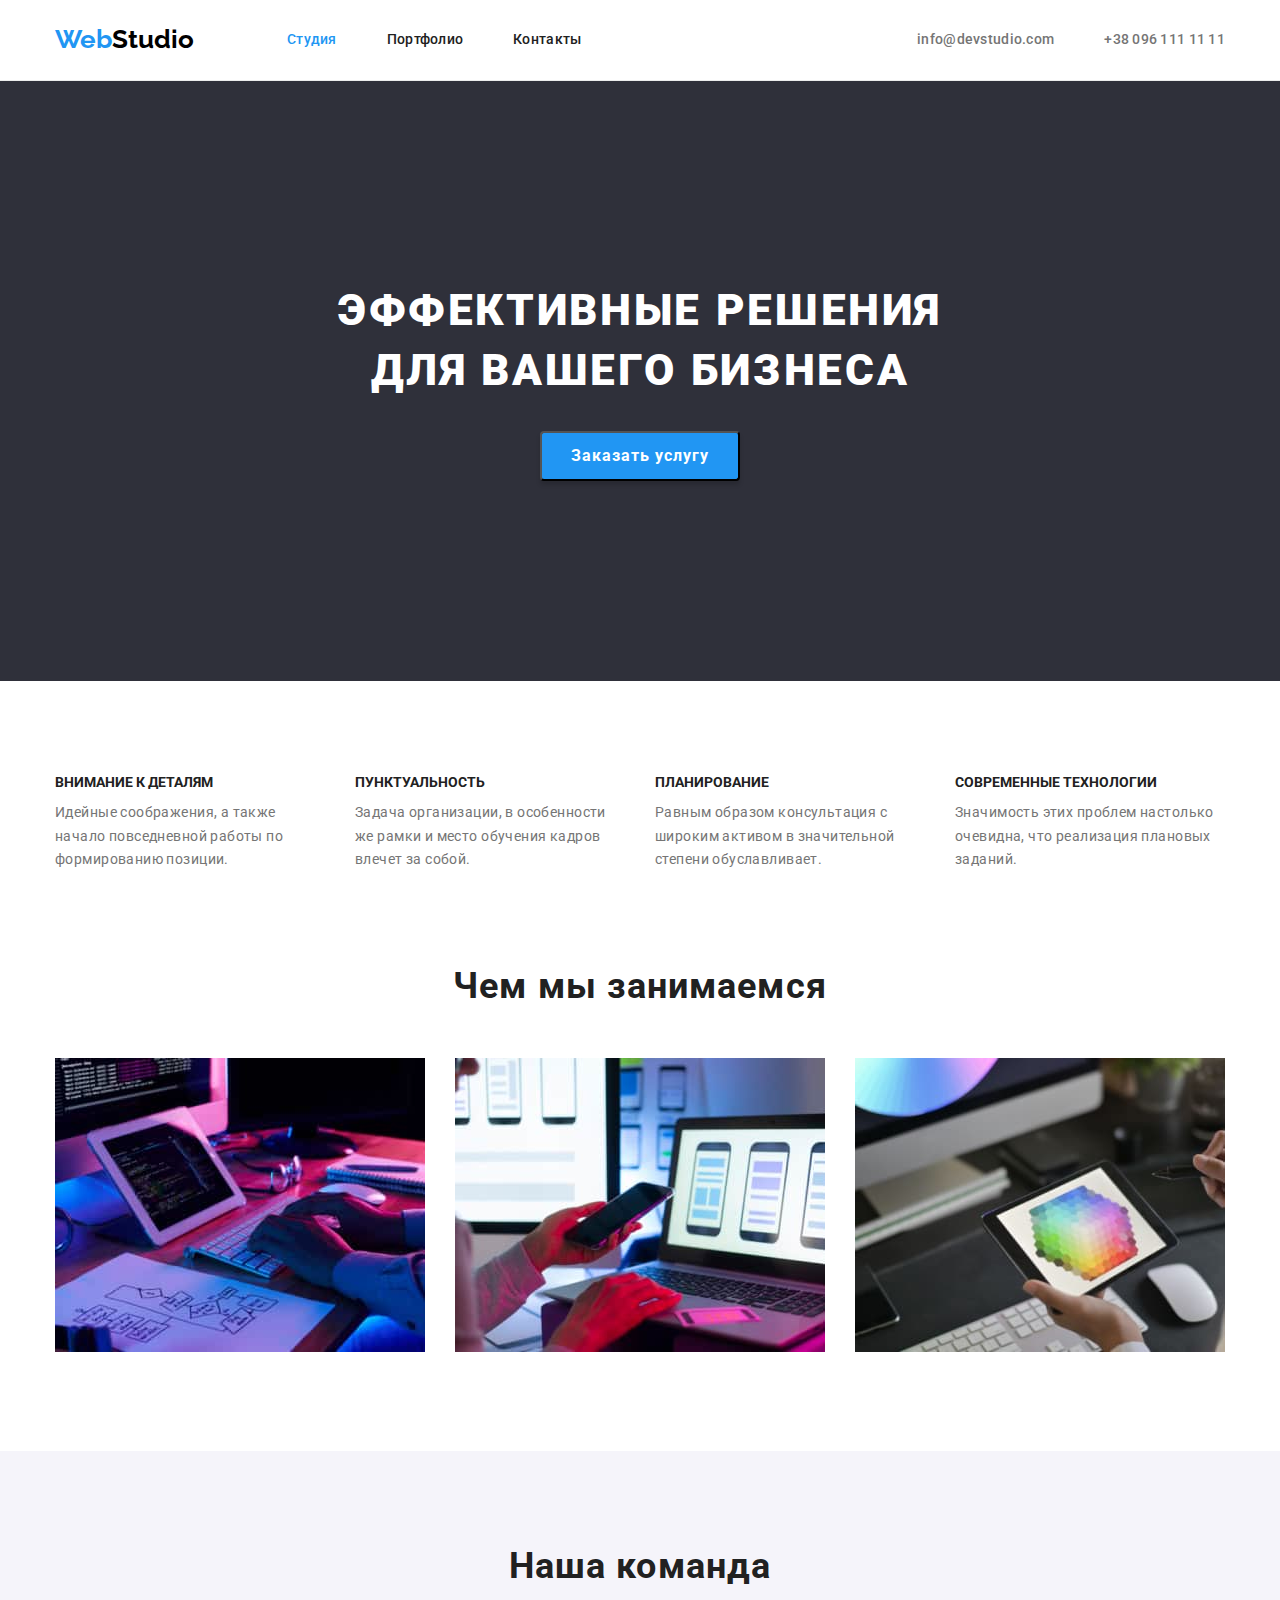
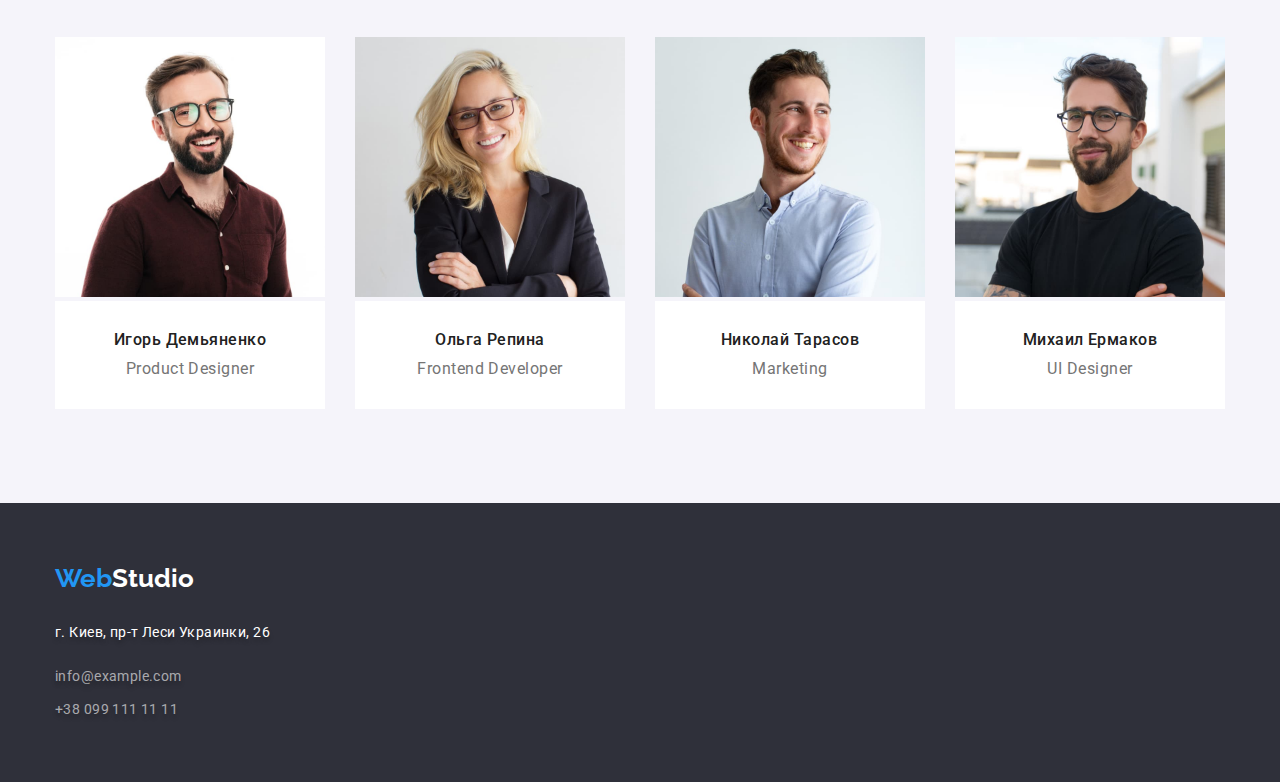
<file: index.html>
<!DOCTYPE html>
<html lang="en">

<head>
    <meta charset="UTF-8">
    <meta http-equiv="X-UA-Compatible" content="IE=edge">
    <meta name="viewport" content="width=device-width, initial-scale=1.0">
    <title>Document</title>
    <link rel="stylesheet" href="https://cdnjs.cloudflare.com/ajax/libs/modern-normalize/1.1.0/modern-normalize.min.css" 
    rel="stylesheet" />
    <link href="https://fonts.googleapis.com/css2?family=Raleway:wght@700&family=Roboto:wght@400;500;700;900&display=swap"
        rel="stylesheet" />
    <link rel="stylesheet" href="./css/styles.css" />
</head>

<body>
    
    <header class="header">
        <div class="container navigation">
        
    <nav class="nav">
             <a class="fst-part-logo logo" href="./index.html">Web<span class="sd-part-logo-hdr">Studio</span>
             </a>
    
            <ul class="site-nav list">
                <li class="items"> <a class="current link">Студия</a></li>
                <li class="items"> <a href="./portfolio.html" class="link">Портфолио</a></li>
                <li class="items"> <a href="" class="link">Контакты</a></li>
            </ul>
    </nav>
    

        <ul class="contacts list">
            <li class="items"> <a href="mailto:info@devstudio.com" class="link">info@devstudio.com</a>
            </li>
            <li class="items"> <a href="tel:+380961111111" class="link">+38 096 111 11 11</a>
            </li>
        </ul>
</div>
    </header>

 
    <main>
        
         <section class="hero">
            <div class="container">
            <h1 class="hero-header">Эффективные решения для вашего бизнеса</h1>
            <button type="button" class="hero-btn"><span class="hero-btn-words">Заказать услугу</span></button>
            </div>      
        </section>
        <section class="spec">
            <div class="container">
            <h2 class="visual-hidden">Особенности</h2>
            <ul class="list why">
                <li class="spec-li">
                    <h3 class="spec-title">Внимание к деталям</h3>
                    <p class="spec-text">Идейные соображения, а также начало повседневной работы по формированию позиции.</p>
                </li>
                <li class="spec-li">
                    <h3 class="spec-title">Пунктуальность</h3>
                    <p class="spec-text">Задача организации, в особенности же рамки и место обучения кадров влечет за собой.</p>
                </li>
                <li class="spec-li">
                    <h3 class="spec-title">Планирование</h3>
                    <p class="spec-text">Равным образом консультация с широким активом в значительной степени обуславливает.</p>
                </li>
                <li class="spec-li">
                    <h3 class="spec-title">Современные технологии</h3>
                    <p class="spec-text">Значимость этих проблем настолько очевидна, что реализация плановых заданий.</p>
                </li>
            </ul>
        </div>
        </section>
        <section class="projects">
            <div class="container">
            <h2 class="projects-title">Чем мы занимаемся</h2>
            <ul class="list project-list">
            <li class="project-img">
            <img src="./images/boxfirst.jpg" alt="рука на клавиатуре" width="370" />
            </li>
            <li class="project-img">
            <img src="./images/boxsecond.jpg" alt="телефон в руках" width="370" />
            </li>
            <li class="project-img">
            <img src="./images/boxthird.jpg" alt="планшет в руках" width="370" />
            </li>
            </ul>
            </div>
        </section>
        <section class="teamlist">
            <div class="container">
            <h2 class="team">Наша команда</h2>
            <ul class="list team-mem">
                <li>
                      <img src="./images/igor.jpg" alt="Игорь Демьяненко" width="270" />
                    <div class="team-card">
                      <h3 class="team-name">Игорь Демьяненко</h3>
                    <p class="team-pos">Product Designer</p>
                    </div>
                </li>
                <li>
                    <img src="./images/olga.jpg" alt="Ольга Репина" width="270" />
                <div class="team-card">
                    <h3 class="team-name">Ольга Репина</h3>
                    <p class="team-pos">Frontend Developer</p>
                    </div>
                </li>
                <li>
                    <img src="./images/nikolay.jpg" alt="Николай Тарасов" width="270" />
                    <div class="team-card">
                    <h3 class="team-name">Николай Тарасов</h3>
                    <p class="team-pos">Marketing</p>
                    </div>
                </li>
                <li>
                    <img src="./images/mixail.jpg" alt="Михаил Ермаков" width="270" />
                    <div class="team-card">
                    <h3 class="team-name">Михаил Ермаков</h3>
                    <p class="team-pos">UI Designer</p>
                    </div>
                </li>
            </ul>
        </div>
        </section>
</main>

    
<footer class="ftr">
    <div class="container ftr-cont">
      <!-- <div class="nav"> -->
    <a class="fst-part-logo logo" href="/">Web<span class="sd-part-logo-ftr">Studio</span></a>
    <!-- </div> -->
    
    <address class="address list">
        г. Киев, пр-т Леси Украинки, 26
        <ul class="address-ftr list">
            <li>
                <a href="mailto:info@example.com" class="ftr-link">info@example.com</a>
            </li>
            <li>
                <a href="tel:+380991111111">+38 099 111 11 11</a>
            </li>
        </ul>
    </address>
</div>
</footer>

</body>

</html>
</file>
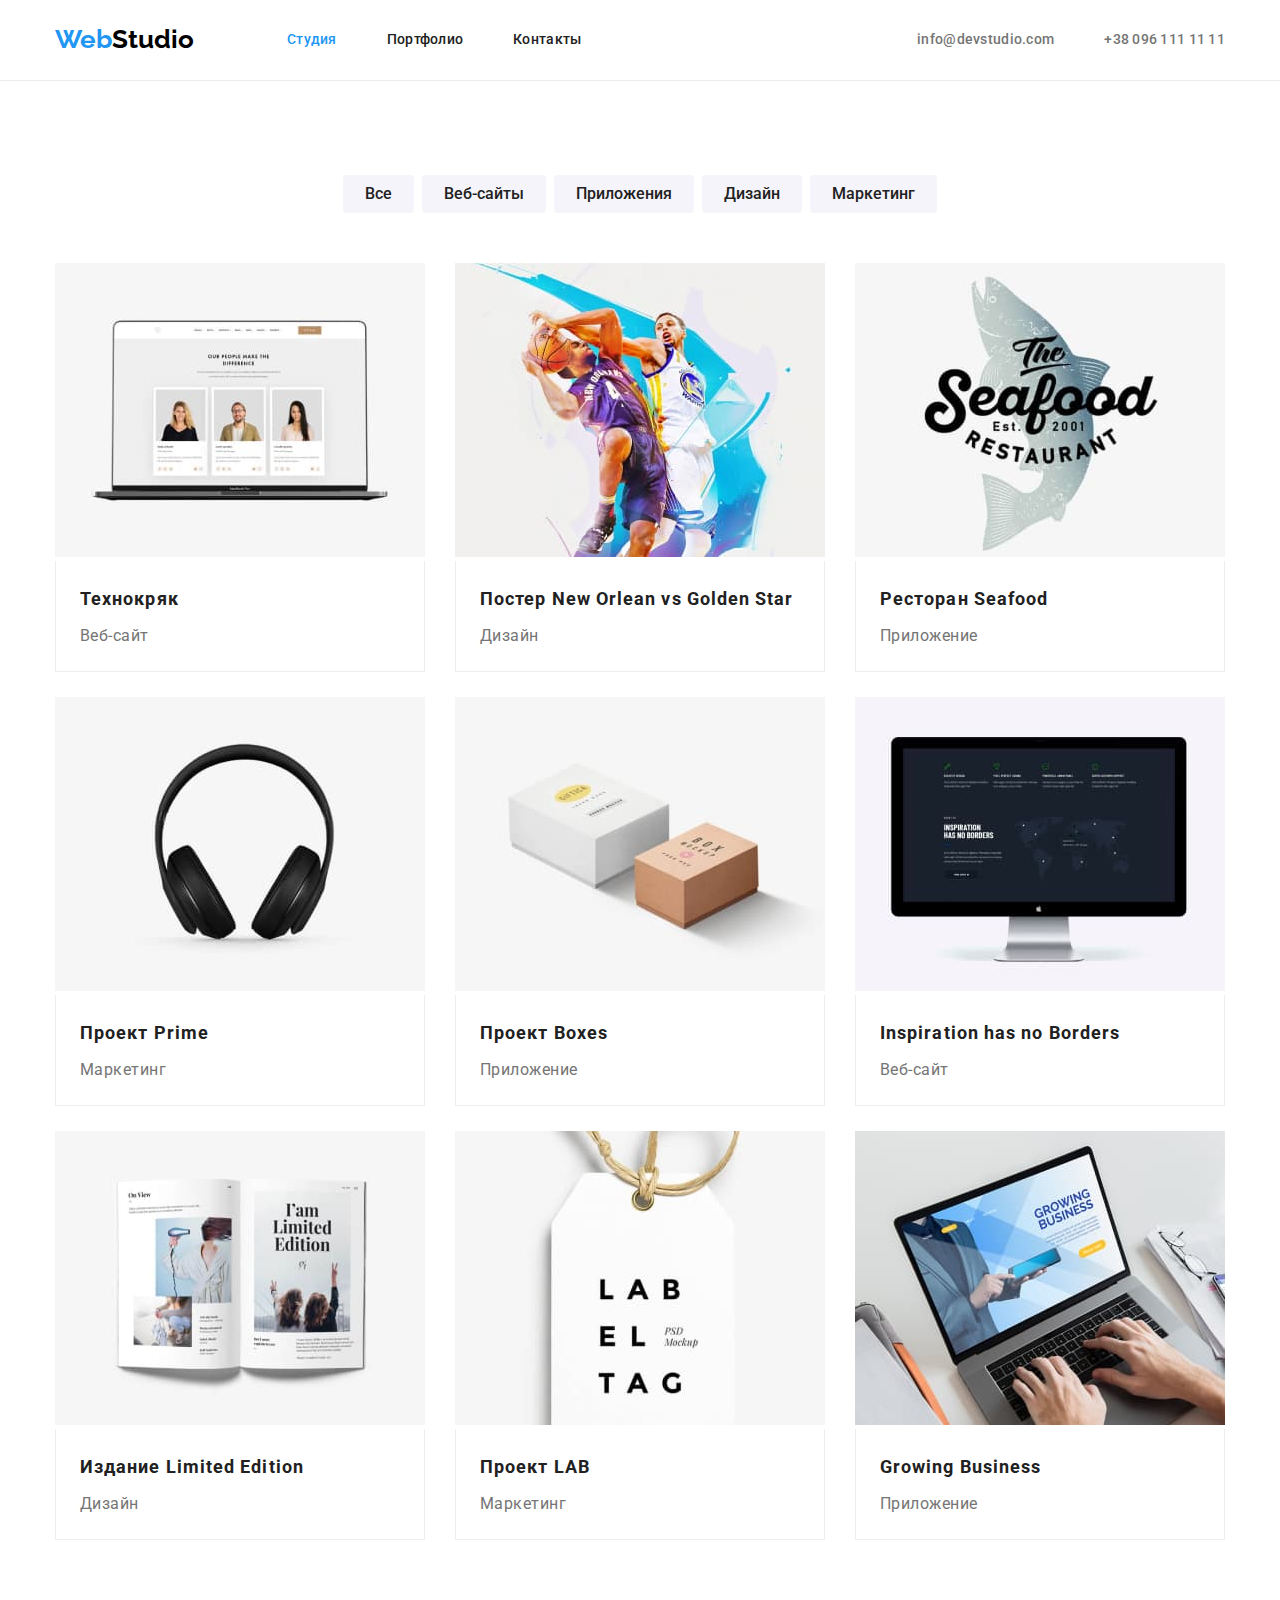
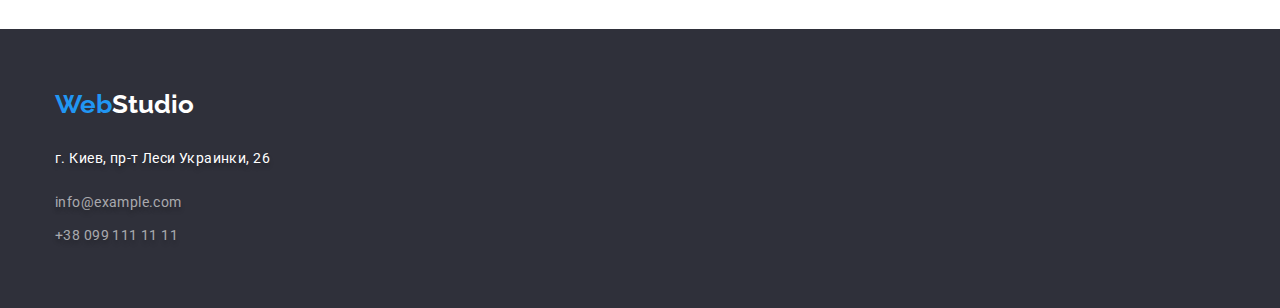
<file: portfolio.html>
<!DOCTYPE html>
<html lang="en">

<head>
    <meta charset="UTF-8">
    <meta http-equiv="X-UA-Compatible" content="IE=edge">
    <meta name="viewport" content="width=device-width, initial-scale=1.0">
    <title>Document</title>
    <link rel="stylesheet" href="https://cdnjs.cloudflare.com/ajax/libs/modern-normalize/1.1.0/modern-normalize.min.css"
        rel="stylesheet" />
    <link
        href="https://fonts.googleapis.com/css2?family=Raleway:wght@700&family=Roboto:wght@400;500;700;900&display=swap"
        rel="stylesheet" />
    <link rel="stylesheet" href="./css/styles.css" />
</head>

<body>

    <header class="header">
        <div class="container navigation">
    
            <nav class="nav">
                <a class="fst-part-logo logo" href="./index.html">Web<span class="sd-part-logo-hdr">Studio</span>
                </a>
    
                <ul class="site-nav list">
                    <li class="items"> <a class="current link">Студия</a></li>
                    <li class="items"> <a href="./portfolio.html" class="link">Портфолио</a></li>
                    <li class="items"> <a href="" class="link">Контакты</a></li>
                </ul>
            </nav>
    
    
            <ul class="contacts list">
                <li class="items"> <a href="mailto:info@devstudio.com" class="link">info@devstudio.com</a>
                </li>
                <li class="items"> <a href="tel:+380961111111" class="link">+38 096 111 11 11</a>
                </li>
            </ul>
        </div>
    </header>
   
<main>

<section class="section-filter">
    <div class="container filter-section">

    <h1 class="visual-hidden">Filter</h1>

    <ul class="portfolio-filter list">

 <li><button type="button">Все</button></li>
 <li><button type="button">Веб-сайты</button></li>
 <li><button type="button">Приложения</button></li>
 <li><button type="button">Дизайн</button></li>
 <li><button type="button">Маркетинг</button></li>

 </ul>

    <ul class="filter-result list">
        
        <li class="result-items">
            <a href="">
            <img src="./images/p-1.jpg" alt="Технокряк" width="370" />
        <div class="result-card">
            <h2 class="card-name">Технокряк</h2>
        <p class="card-disc">Веб-сайт</p>
            </div>
        </a>
    </li>
        
    <li class="result-items">
        <a href="">
            <img src="./images/p-2.jpg" alt="Постер New Orlean vs Golden Star" width="370" />
            <div class="result-card">
            <h2 class="card-name">Постер New Orlean vs Golden Star</h2>
            <p class="card-disc">Дизайн</p>
            </div>
        </a>
        </li>
        <li class="result-items">
            <a href="">
            <img src="./images/p-3.jpg" alt="Ресторан Seafood" width="370" />
            <div class="result-card">
            <h2 class="card-name">Ресторан Seafood</h2>
            <p class="card-disc">Приложение</p>
            </div>
            </a>
        </li>
        <li class="result-items">
            <a href="">
            <img src="./images/p-4.jpg" alt="Проект Prime" width="370" />
            <div class="result-card">
            <h2 class="card-name">Проект Prime</h2>
            <p class="card-disc">Маркетинг</p>
            </div>
            </a>
        </li>
        <li class="result-items">
            <a href="">
            <img src="./images/p-5.jpg" alt="Проект Boxes" width="370" />
            <div class="result-card">
            <h2 class="card-name">Проект Boxes</h2>
            <p class="card-disc">Приложение</p>
            </div>
            </a>
        </li>
        <li class="result-items">
            <a href="">
            <img src="./images/p-6.jpg" alt="Inspiration has no Borders" width="370" />
            <div class="result-card">
            <h2 class="card-name">Inspiration has no Borders</h2>
            <p class="card-disc">Веб-сайт</p>
            </div>
            </a>
        </li>
        <li class="result-items">
            <a href="">
                <img src="./images/p-7.jpg" alt="Издание Limited Edition" width="370" />
            <div class="result-card">
                <h2 class="card-name">Издание Limited Edition</h2>
            <p class="card-disc">Дизайн</p>
            </div>
            </a>
        </li>
        <li class="result-items">
            <a href="">
                <img src="./images/p-8.jpg" alt="Проект LAB" width="370" />
            <div class="result-card">
                <h2 class="card-name">Проект LAB</h2>
            <p class="card-disc">Маркетинг</p>
            </div>
            </a>
        </li>
        <li class="result-items">
            <a href="">
                <img src="./images/p-9.jpg" alt="Growing Business" width="370" />
            <div class="result-card">
                <h2 class="card-name">Growing Business</h2>
            <p class="card-disc">Приложение</p>
            </div>
            </a>
        </li>
    </ul>
    </div>
</section>
</main>
    
    
    <footer class="ftr">
        <div class="container ftr-cont">
            <!-- <div class="nav"> -->
            <a class="fst-part-logo logo" href="/">Web<span class="sd-part-logo-ftr">Studio</span></a>
            <!-- </div> -->
    
            <address class="address list">
                г. Киев, пр-т Леси Украинки, 26
                <ul class="address-ftr list">
                    <li>
                        <a href="mailto:info@example.com" class="ftr-link">info@example.com</a>
                    </li>
                    <li>
                        <a href="tel:+380991111111">+38 099 111 11 11</a>
                    </li>
                </ul>
            </address>
        </div>
    </footer>
    
    </body>
    
    </html>
</file>
<file: css/styles.css>
html {
    box-sizing: border-box;
}

*,
*::before,
*::after {
    box-sizing: inherit;
}

/* main text color rgba(117, 117, 117, 1) */
/* second text color rgba(33, 33, 33, 1) */
/* logo first part and btn rgba(33, 150, 243, 1)*/
/* btn hover color  rgba(24, 140, 232, 1) */
/* logo second part hdr rgba(0, 0, 0, 1)*/
/* logo second part ftr rgba(255, 255, 255, 1)*/
/* main background rgba(255, 255, 255, 1) */
/* second background rgba(245, 244, 250, 1) */
/* ftr and hero background rgba(47, 48, 58, 1) */

.visual-hidden {
    position: absolute;
    width: 1px;
    height: 1px;
    margin: -1px;
    border: 0;
    padding: 0;
    white-space: nowrap;
    clip: rect(0 0 0 0);
    overflow: hidden;
}

p,
h1,
h2,
h3,
ul,
li {
    margin:0px;
    padding: 0px;
}

:root {
    --main-text-color: rgba(117, 117, 117, 1);
    --second-text-color: rgba(33, 33, 33, 1);
    --main-background-color: rgba(255, 255, 255, 1);
    --second-background: rgba(245, 244, 250, 1);
    --logo-first-part-and-btn: rgba(33, 150, 243, 1);
    --portfolio-card-background: rgba(238, 238, 238, 1);
}


body {
    background-color: var(--main-background-color);
    color: var(--main-text-color);
    font-family: Roboto, Raleway, sans-serif;
}


.img {
    display: block;
}


.list {
    list-style: none;

}

.container {
    width: 1200px;
    padding-left: 15px;
    padding-right: 15px;
    margin-left: auto;
    margin-right: auto;
    /* outline: 1px solid tomato; */
}



/* HEAD */

.header {
border-bottom: 1px solid #ECECEC;
}


/* logo */
.fst-part-logo {
    color:#2196F3
}

.sd-part-logo-hdr {
    color:#000000 
}


.logo {
    text-decoration-line: none;
    font-family: Raleway;
    font-weight: 700;
    font-size: 26px;
    line-height: 1.2;
}

.ftr a {
    display: block;
    /* margin-bottom: 20px; */
}

/* site navigation */

.site-nav {
    display: flex;
    align-items: center;
    margin-left: 93px;
}

.site-nav .link {
    display: block;
    padding-top: 32px;
    padding-bottom: 32px;
    color: var(--second-text-color);
    font-weight: 500;
    font-size: 14px;
    line-height: 1.14;
    letter-spacing: 0.02em;
    text-decoration: none;
}



.site-nav .items {
    margin-right: 50px;
}

.site-nav .items:last-child {
    margin-right: 0px;
}

.site-nav .current {
    color: #2196F3;
}


.site-nav a:hover,
.site-nav a:focus
{
    color: #2196F3;
}

.nav {
    display: flex;
    align-items: center;
}
 


/* contacts */

.contacts {
    display: flex;
    align-items: center;
    margin-left: auto;
}

.contacts .link {
    display: block;
    padding-top: 32px;
    padding-bottom: 32px;
    color: var(--main-text-color);
    font-weight: 500;
    font-size: 14px;
    line-height: 1.14;
    letter-spacing: 0.02em;
    text-decoration: none;
}

.contacts a:hover,
.contacts a:focus {
    color: #2196F3;
}

.contacts .items {
    margin-right: 50px;
}

.contacts .items:last-child {
margin-right: 0px;
}


.navigation {
    display: flex;
    align-items: center;
}

/* HERO section */

.hero {
    background-color:rgba(47, 48, 58, 1);
    text-align: center;
    padding-top: 200px;
    padding-bottom: 200px;
}

.hero-header {
    color:rgba(255, 255, 255, 1);
    font-weight: 900;
    font-size: 44px;
    line-height: 1.36;
    max-width: 700px;
    letter-spacing: 0.06em;
    text-transform: uppercase;
    padding-bottom: 0px;
    margin-left: auto;
    margin-right: auto;
}

.hero-btn {
   background-color: rgba(33, 150, 243, 1);
   width: 200px;
   height: 50px;
   margin-top: 30px;
   border-radius: 4px;
   box-shadow: 0px 4px 4px rgba(0, 0, 0, 0.15);
}

.hero-btn:hover {
    background-color:rgba(24, 140, 232, 1) ;
}

.hero-btn-words {
    color: var(--main-background-color);
    font-weight: 700;
    font-size: 16px;
    line-height: 1.87;
    font-style: normal;
    text-align: center;
    letter-spacing: 0.06em;
}

.spec {
padding-top: 94px;
padding-bottom: 94px;
}

.spec-title {
    color: var(--second-text-color);
}

.spec-title {
    font-weight: 700;
    font-size: 14px;
    line-height: 1.14;
    text-transform: uppercase;
    margin-bottom: 10px;

}

.spec-text {
    color: var(--main-text-color);
    width: 270px;
    font-style: normal;
    font-weight: 400;
    font-size: 14px;
    line-height: 1.71;
    letter-spacing: 0.03em;
}

.why {
    display: flex;
    align-items: center;
    margin-top: 0px;
    margin-bottom: 0px;
}

.spec-li {
    margin-right: 30px;
}

.spec-li:last-child {
    margin-right: 0px;
}



/* PROJECTS */
.projects {
    padding-bottom: 94px;
}

.projects-title {
    color: var(--second-text-color);
    font-weight: 700;
    font-style: normal;
    font-size: 36px;
    line-height: 1.16;
    text-align: center;
    letter-spacing: 0.03em;

    margin-bottom: 50px;
}

.project-list {
    display: flex;
    align-items: center;
}

.project-img {
    margin-right: 30px;
}
.project-img:last-child {
    margin-right: 0px;
}



/* TEAM */

.team-mem {
    display: flex;
    align-items: center;
}


.teamlist {
    background-color: var(--second-background);
    padding-top: 94px;
    padding-bottom: 94px;
}


.team {
    color: var(--second-text-color);
    font-weight: 700;
    font-size: 36px;
    line-height: 42px;
    text-align: center;
    letter-spacing: 0.03em;

    margin-bottom: 50px;
}


.team-name {
    color: var(--second-text-color);
    font-style: normal;
    font-weight: 500;
    font-size: 16px;
    line-height: 1.18;
    letter-spacing: 0.03em;
    margin-bottom: 10px;
}

.team-pos {
    font-weight: 400;
    font-style: normal;
    font-size: 16px;
    line-height: 1.18;
    letter-spacing: 0.03em;
}

.team-card {
    background-color: #FFFFFF;
    width: 270px;
    text-align: center;
    padding-top: 30px;
    padding-bottom: 30px;
}

.team-mem li {
    margin-right: 30px;
}

.team-mem li:last-child {
    margin-right: 0px;
}



/* FOOTER  */

/* .logo {
margin-bottom: 27px;
} */

.ftr-cont a {
    display: block;
}

/* .address ul {
    margin-top: 20px;
} */

.ftr {
    background-color:#2F303A; 
    padding-top: 60px;
    padding-bottom: 60px;
}


/* footer {
    padding-top: 60px;
    padding-bottom: 60px;
} */


.sd-part-logo-ftr {
    color: #FFFFFF;
}


.address {
    color: #FFFFFF;
    margin-top: 27px;
}

.address {
    font-weight: 400;
    font-size: 14px;
    line-height: 1.71;
    font-style:normal;
    letter-spacing: 0.03em;
    text-shadow: 0px 4px 4px rgba(0, 0, 0, 0.25);
}


.address-ftr li {
    /* margin-top: 9px; */
    margin-bottom: 9px;
}

.address-ftr li:last-child {
    margin-bottom: 0px;
}

.address-ftr a {
    color: rgba(255, 255, 255, 0.6);
    letter-spacing: 0.03em;
}



/* PORTFOLIO page */


.section-filter {
    padding-top: 94px;
    padding-bottom: 94px;
}


.portfolio-filter {
    display: flex;
    justify-content: center;
    margin-bottom: 50px;  
}

.portfolio-filter li {
    margin-right: 8px;
}

.portfolio-filter li:last-child {
    margin-right: 0px;
}

.portfolio-filter button {
    background-color: var(--second-background);
    color: var(--main-text-color);
}


.portfolio-filter button:hover,
.portfolio-filter button:focus {
    background-color: var(--logo-first-part-and-btn);
    color: var(--main-background-color);
}


button {
    cursor: pointer;
}

.portfolio-filter button {
color: var(--second-text-color);
font-weight: 500;
font-size: 16px;
line-height: 1.62;
padding-top: 6px;
padding-bottom: 6px;
padding-left: 22px;
padding-right: 22px;
border-radius: 4px;
border: none;
}


.filter-result {
    display: flex;
    flex-wrap: wrap;
}

.result-items {
margin-bottom: 30px;
margin-right: 30px;
}

.result-items:nth-child(3n) {
    margin-right: 0;
}

.result-items:nth-last-child(-n+3) {
    margin-bottom: 0px;
}


.card-name {
    color: var(--second-text-color);
    font-weight: 700;
    font-size: 18px;
    line-height: 2;
    font-style: normal;
    letter-spacing: 0.06em;
    text-decoration-line: none;
    /* padding-left: 24px; */
    margin-bottom: 4px;
}

.card-disc {
    font-weight: 400;
    font-style: normal;
    font-size: 16px;
    line-height: 1.87;
    letter-spacing: 0.03em;
    /* padding-left: 24px; */
}

.result-items {
    background-color: var(--main-background-color);
    width: 370px;
    height: 404px;
}

.filter-result a {
    text-decoration-line: none;
    color: var(--main-text-color);
}

.result-card {
    border: 1px solid #EEEEEE;
    border-top: none;

    padding-top: 20px;
    padding-bottom: 20px;
    padding-left: 24px;
    padding-right: 24px;
}

.address-ftr a {
    text-decoration-line: none;
}

.address ul {
    margin-top: 20px;
}
</file>
